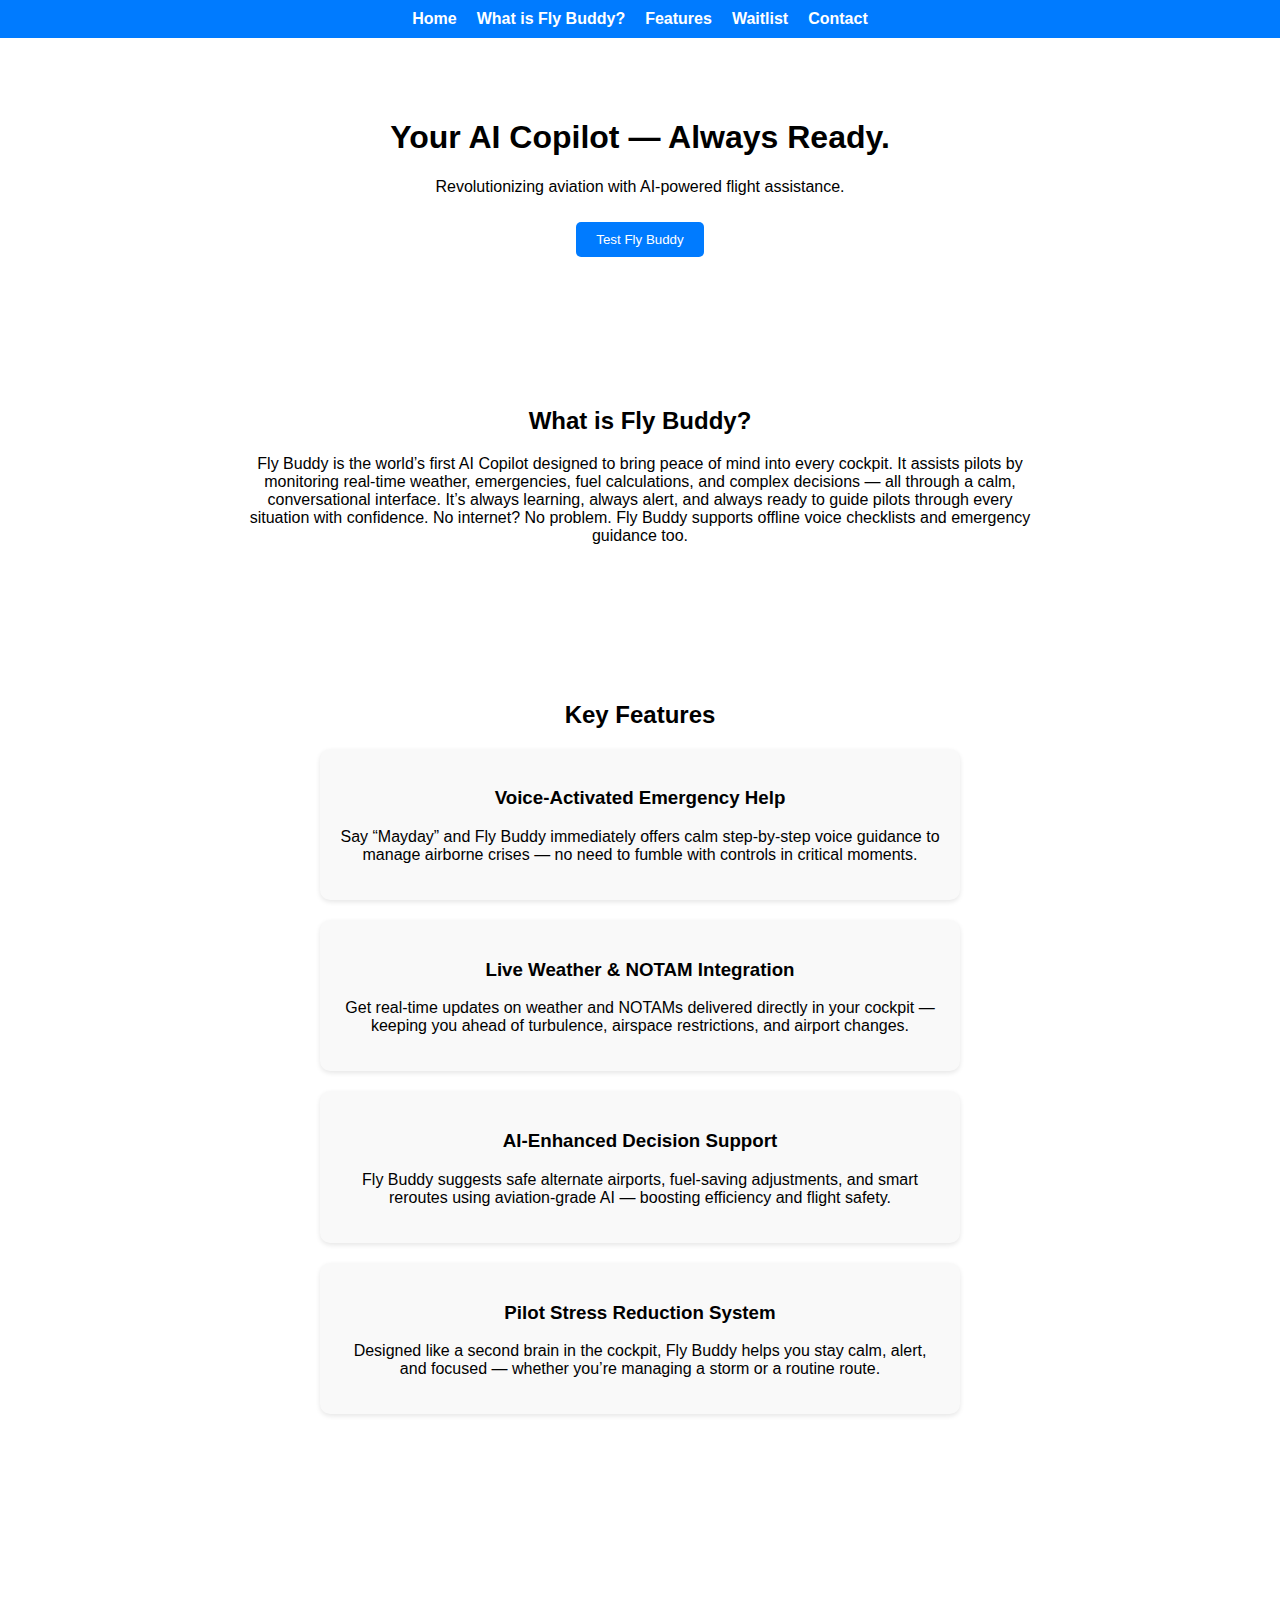
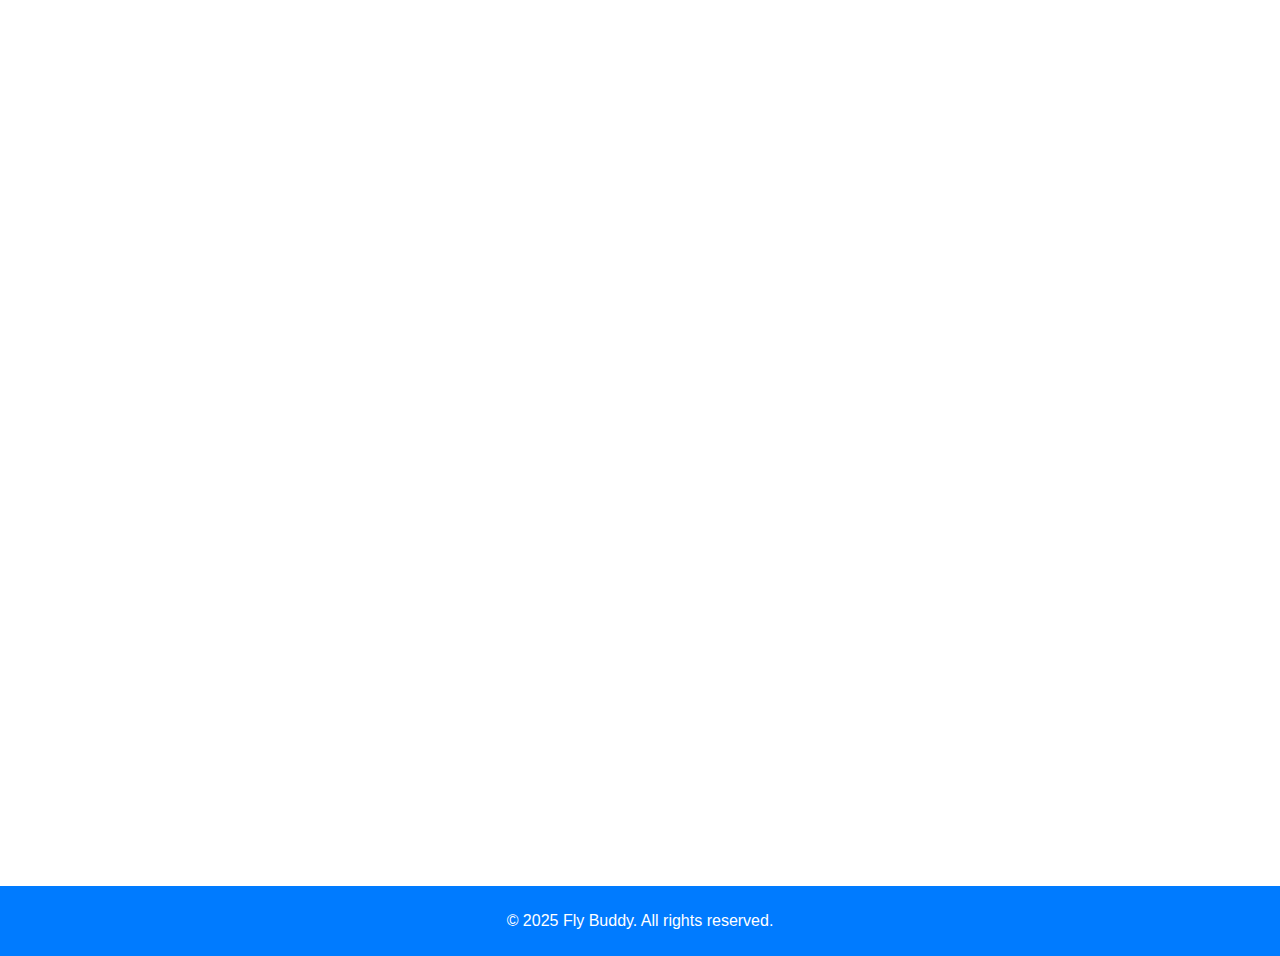
<file: index.html>
<!DOCTYPE html>
<html lang="en">
<head>
  <meta charset="UTF-8" />
  <meta name="viewport" content="width=device-width, initial-scale=1.0" />
  <title>Fly Buddy</title>
  <link rel="stylesheet" href="styles.css" />
</head>
<body>
  <nav>
    <ul>
      <li><a href="#home">Home</a></li>
      <li><a href="#about">What is Fly Buddy?</a></li>
      <li><a href="#features">Features</a></li>
      <li><a href="#waitlist">Waitlist</a></li>
      <li><a href="#contact">Contact</a></li>
    </ul>
  </nav>

  <section id="home" class="fade-section visible">
    <h1>Your AI Copilot — Always Ready.</h1>
    <p>Revolutionizing aviation with AI-powered flight assistance.</p>
    <button id="chatToggle">Test Fly Buddy</button>

    <div class="chat-box" id="chatBox">
      <p><strong>Fly Buddy AI:</strong> How can I help you today?</p>
      <div class="prompt-buttons">
        <button onclick="chatResponse('How do I plan a flight route?')">How do I plan a flight route?</button>
        <button onclick="chatResponse('What if I lose radio contact?')">What if I lose radio contact?</button>
        <button onclick="chatResponse('How do I calculate fuel?')">How do I calculate fuel?</button>
        <button onclick="chatResponse('How do I handle a bird strike?')">How do I handle a bird strike?</button>
      </div>
      <input type="text" placeholder="Type your message..." />
      <div id="chatReply"></div>
    </div>
  </section>

  <section id="about" class="fade-section">
    <h2>What is Fly Buddy?</h2>
    <p>Fly Buddy is the world’s first AI Copilot designed to bring peace of mind into every cockpit. It assists pilots by monitoring real-time weather, emergencies, fuel calculations, and complex decisions — all through a calm, conversational interface. It’s always learning, always alert, and always ready to guide pilots through every situation with confidence. No internet? No problem. Fly Buddy supports offline voice checklists and emergency guidance too.</p>
  </section>

  <section id="features" class="fade-section">
    <h2>Key Features</h2>
    <div class="feature-box">
      <h3>Voice-Activated Emergency Help</h3>
      <p>Say “Mayday” and Fly Buddy immediately offers calm step-by-step voice guidance to manage airborne crises — no need to fumble with controls in critical moments.</p>
    </div>
    <div class="feature-box">
      <h3>Live Weather & NOTAM Integration</h3>
      <p>Get real-time updates on weather and NOTAMs delivered directly in your cockpit — keeping you ahead of turbulence, airspace restrictions, and airport changes.</p>
    </div>
    <div class="feature-box">
      <h3>AI-Enhanced Decision Support</h3>
      <p>Fly Buddy suggests safe alternate airports, fuel-saving adjustments, and smart reroutes using aviation-grade AI — boosting efficiency and flight safety.</p>
    </div>
    <div class="feature-box">
      <h3>Pilot Stress Reduction System</h3>
      <p>Designed like a second brain in the cockpit, Fly Buddy helps you stay calm, alert, and focused — whether you’re managing a storm or a routine route.</p>
    </div>
  </section>

  <section id="waitlist" class="fade-section">
    <h2>Join the Waitlist</h2>
    <p>Be part of the aviation revolution. Limited beta spots available.</p>
    <input type="email" placeholder="Enter your email" />
    <button onclick="showThankYou()">Join Now</button>
    <p id="thankYouMsg" class="hidden">Thank you for joining the future of aviation!</p>
  </section>

  <section id="contact" class="fade-section" style="margin-bottom: 80px;">
    <h2>Contact</h2>
    <p>Email: flybuddyai@gmail.com</p>
    <p>Instagram: @flybuddyai</p>
  </section>

  <section class="fade-section">
    <h3>Support the Mission</h3>
    <p>Your donations help us bring Fly Buddy to every cockpit in the world. Every dollar contributes to safety, training, and access for pilots everywhere.</p>
    <a href="#" class="donate-button">Donate Now</a>
  </section>

  <footer>
    <p>© 2025 Fly Buddy. All rights reserved.</p>
  </footer>

  <script src="script.js"></script>
</body>
</html>
</file>
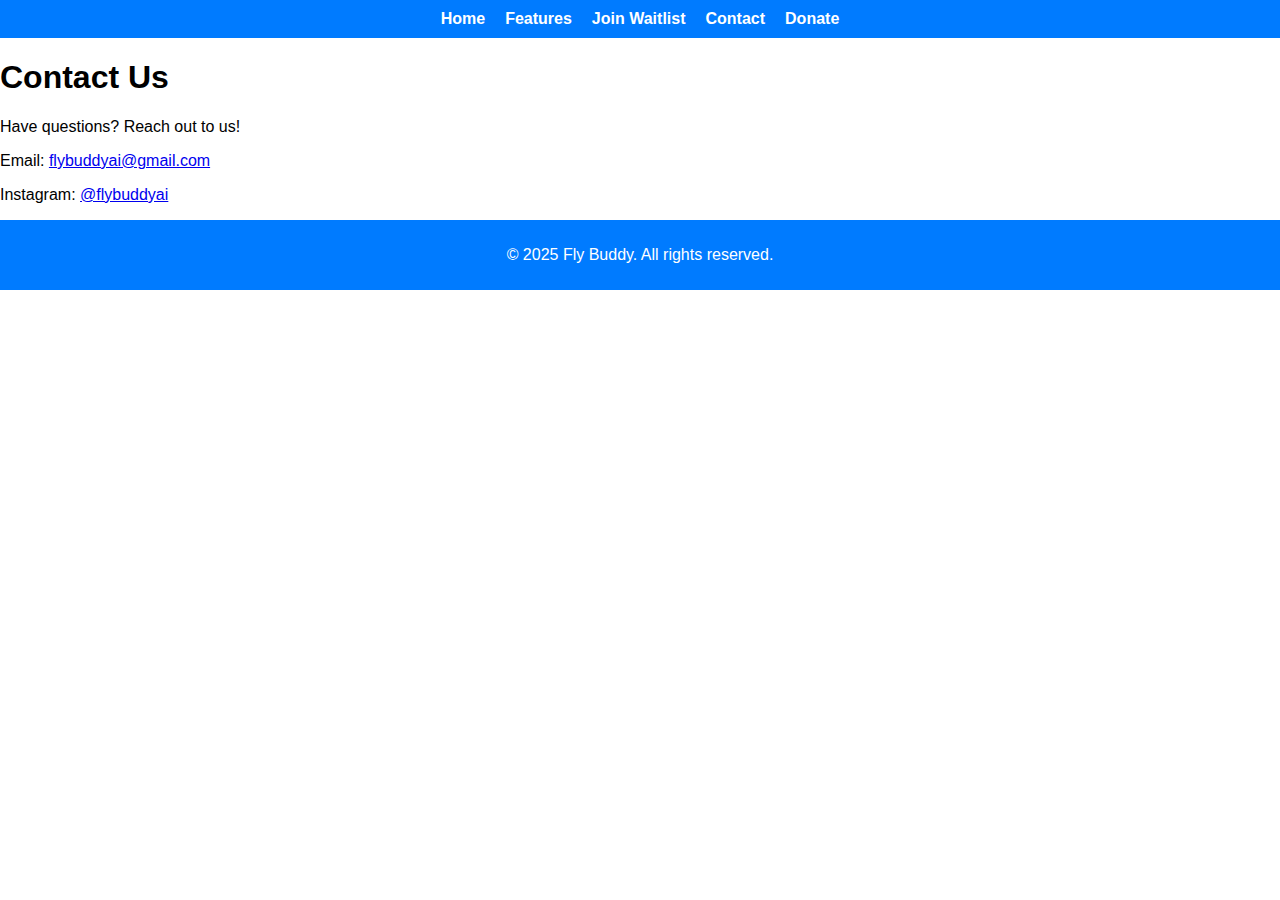
<file: contact.html>
<!DOCTYPE html>
<html lang="en">
<head>
  <meta charset="UTF-8" />
  <meta name="viewport" content="width=device-width, initial-scale=1.0" />
  <title>Contact - Fly Buddy</title>
  <link rel="stylesheet" href="style.css" />
</head>
<body>
  <nav>
    <ul class="nav-bar">
      <li><a href="index.html">Home</a></li>
      <li><a href="features.html">Features</a></li>
      <li><a href="waitlist.html">Join Waitlist</a></li>
      <li><a href="contact.html">Contact</a></li>
      <li><a href="donate.html">Donate</a></li>
    </ul>
  </nav>

  <main class="center-content">
    <h1>Contact Us</h1>
    <p>Have questions? Reach out to us!</p>
    <p>Email: <a href="mailto:flybuddyai@gmail.com">flybuddyai@gmail.com</a></p>
    <p>Instagram: <a href="https://instagram.com/flybuddyai" target="_blank">@flybuddyai</a></p>
  </main>

  <footer>
    <p>© 2025 Fly Buddy. All rights reserved.</p>
  </footer>
</body>
</html>
</file>
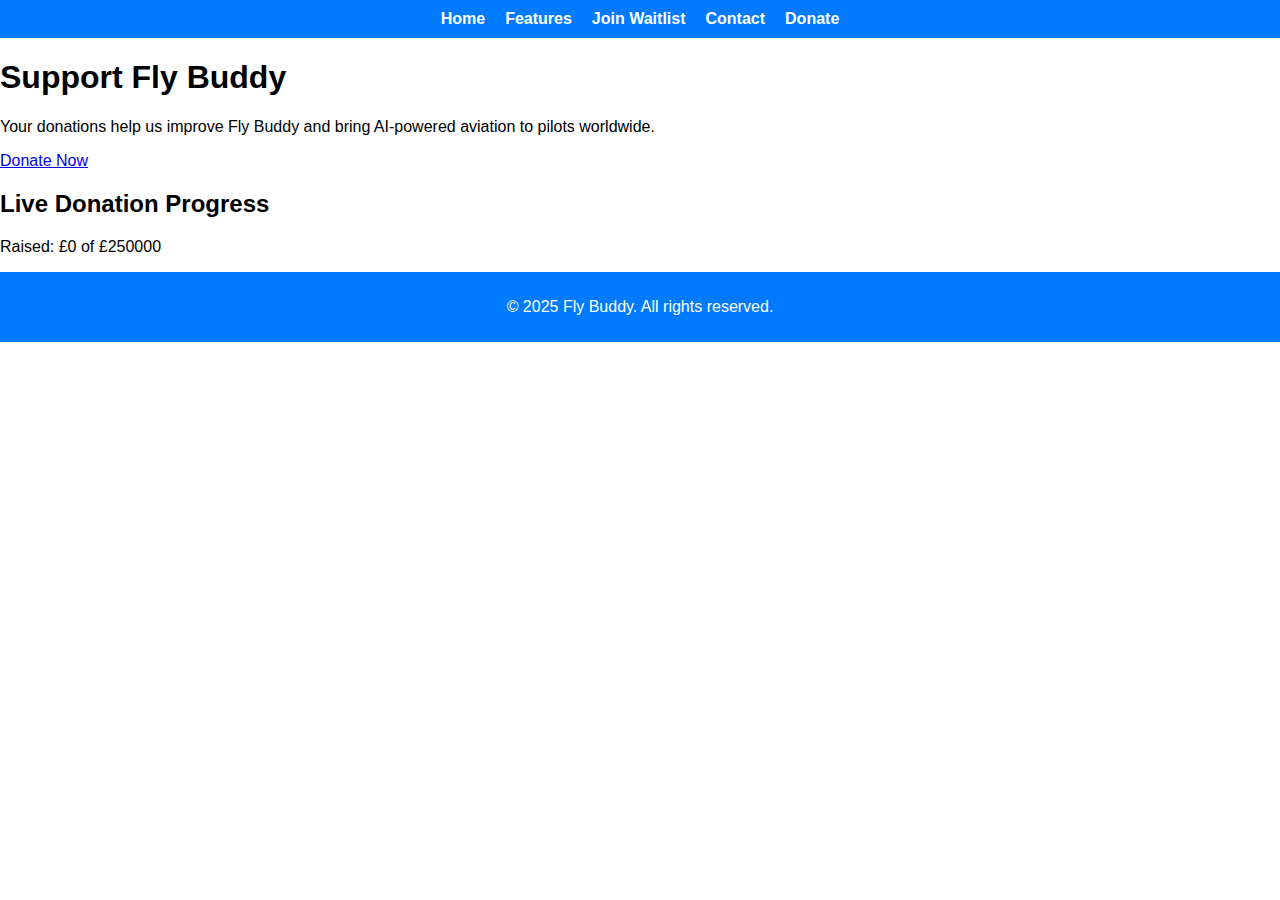
<file: donate.html>
<!DOCTYPE html>
<html lang="en">
<head>
    <meta charset="UTF-8">
    <meta name="viewport" content="width=device-width, initial-scale=1.0">
    <title>Support Fly Buddy</title>
    <link rel="stylesheet" href="style.css">
    <script defer src="script.js"></script>
</head>
<body>
    <nav>
        <ul>
            <li><a href="index.html">Home</a></li>
            <li><a href="features.html">Features</a></li>
            <li><a href="waitlist.html">Join Waitlist</a></li>
            <li><a href="contact.html">Contact</a></li>
            <li><a href="donate.html">Donate</a></li>
        </ul>
    </nav>
    
    <h1 class="glowing-text">Support Fly Buddy</h1>
    <p>Your donations help us improve Fly Buddy and bring AI-powered aviation to pilots worldwide.</p>
    
    <a href="https://buy.stripe.com/9AQdRz88wb8m05a8ww" class="btn">Donate Now</a>
    
    <div class="donation-container">
        <h2>Live Donation Progress</h2>
        <div class="progress-bar">
            <div class="progress" id="progress"></div>
        </div>
        <p id="donation-text">Raised: £<span id="donation-amount">0</span> of £250000</p>
    </div>
    
    <footer>
        <p>&copy; 2025 Fly Buddy. All rights reserved.</p>
    </footer>
</body>
</html>
</file>
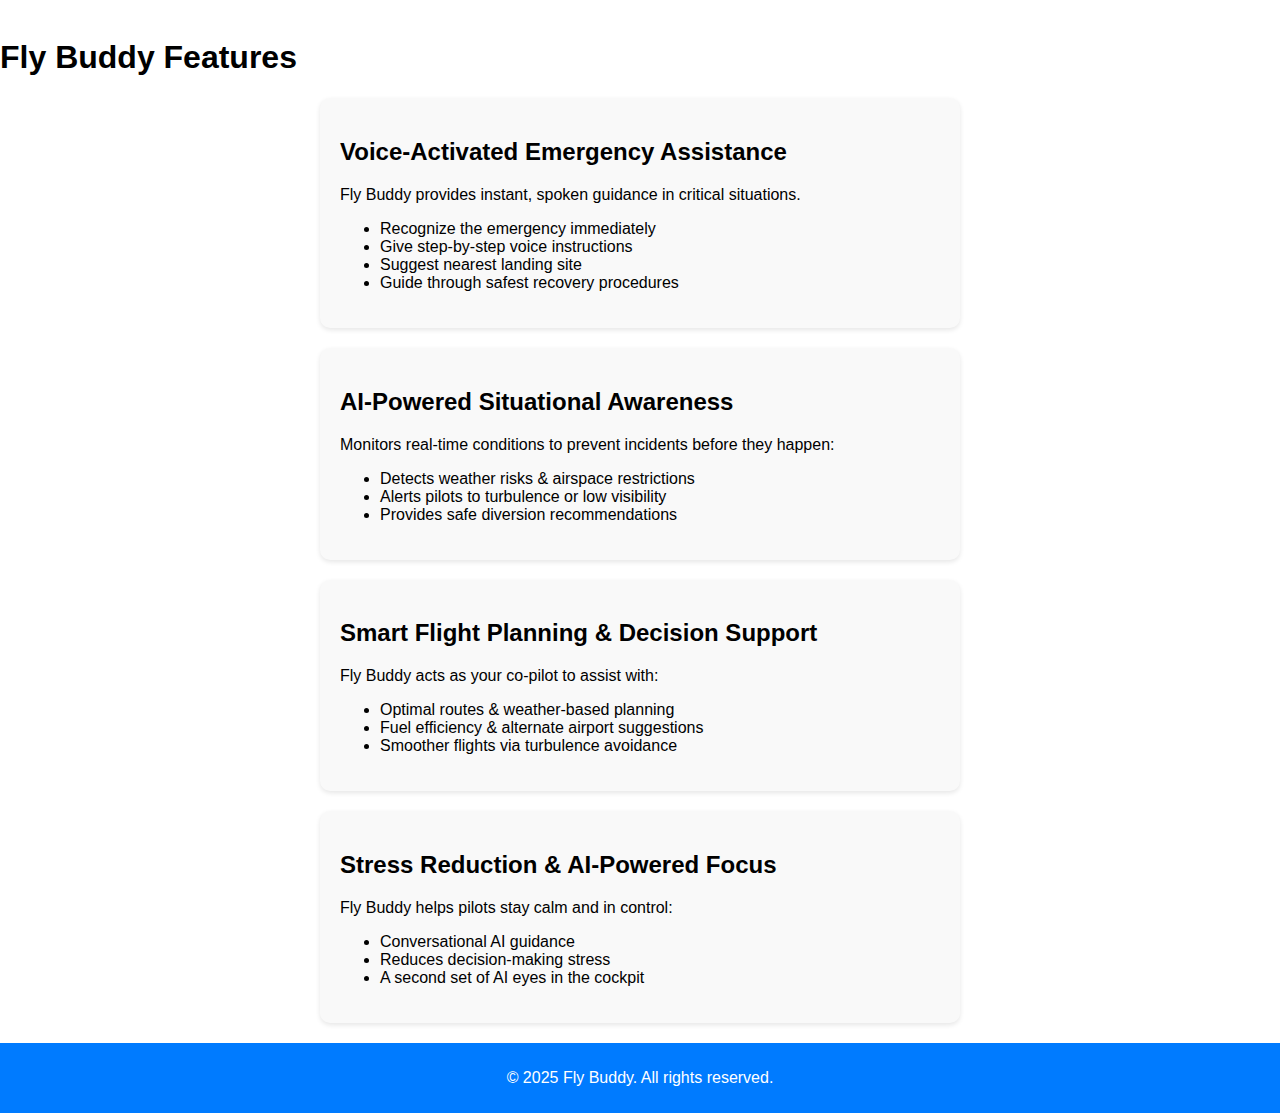
<file: features.html>
<!DOCTYPE html>
<html lang="en">
<head>
  <meta charset="UTF-8" />
  <meta name="viewport" content="width=device-width, initial-scale=1.0"/>
  <title>Fly Buddy Features</title>
  <link rel="stylesheet" href="style.css" />
</head>
<body>
  <nav class="navbar">
    <a href="index.html">Home</a>
    <a href="features.html">Features</a>
    <a href="waitlist.html">Join Waitlist</a>
    <a href="contact.html">Contact</a>
    <a href="donate.html">Donate</a>
  </nav>

  <h1 class="glow">Fly Buddy Features</h1>

  <div class="features-container">
    <div class="feature-box">
      <h2>Voice-Activated Emergency Assistance</h2>
      <p>Fly Buddy provides instant, spoken guidance in critical situations.</p>
      <ul>
        <li>Recognize the emergency immediately</li>
        <li>Give step-by-step voice instructions</li>
        <li>Suggest nearest landing site</li>
        <li>Guide through safest recovery procedures</li>
      </ul>
    </div>

    <div class="feature-box">
      <h2>AI-Powered Situational Awareness</h2>
      <p>Monitors real-time conditions to prevent incidents before they happen:</p>
      <ul>
        <li>Detects weather risks & airspace restrictions</li>
        <li>Alerts pilots to turbulence or low visibility</li>
        <li>Provides safe diversion recommendations</li>
      </ul>
    </div>

    <div class="feature-box">
      <h2>Smart Flight Planning & Decision Support</h2>
      <p>Fly Buddy acts as your co-pilot to assist with:</p>
      <ul>
        <li>Optimal routes & weather-based planning</li>
        <li>Fuel efficiency & alternate airport suggestions</li>
        <li>Smoother flights via turbulence avoidance</li>
      </ul>
    </div>

    <div class="feature-box">
      <h2>Stress Reduction & AI-Powered Focus</h2>
      <p>Fly Buddy helps pilots stay calm and in control:</p>
      <ul>
        <li>Conversational AI guidance</li>
        <li>Reduces decision-making stress</li>
        <li>A second set of AI eyes in the cockpit</li>
      </ul>
    </div>
  </div>

  <footer>
    <p>© 2025 Fly Buddy. All rights reserved.</p>
  </footer>
</body>
</html>
</file>
<file: styles.css>
body {
  font-family: Arial, sans-serif;
  margin: 0;
  padding: 0;
  scroll-behavior: smooth;
}

nav ul {
  list-style: none;
  background: #007bff;
  padding: 10px;
  display: flex;
  justify-content: center;
  gap: 20px;
  margin: 0;
}

nav a {
  color: white;
  text-decoration: none;
  font-weight: bold;
}

section {
  padding: 60px 20px;
  text-align: center;
  max-width: 800px;
  margin: auto;
}

button {
  background: #007bff;
  color: white;
  border: none;
  padding: 10px 20px;
  border-radius: 5px;
  margin: 10px;
  cursor: pointer;
}

/* --- Updated Chat Box Styles --- */
.chat-box {
  background: #f8f9fa;
  padding: 20px;
  border-radius: 15px;
  box-shadow: 0 8px 20px rgba(0, 0, 0, 0.15);
  max-width: 650px;
  margin: 30px auto 0 auto;
  display: none;
  transition: all 0.3s ease;
}

.chat-box p,
#chatReply {
  text-align: left;
  margin: 10px 0;
  font-size: 15px;
  color: #333;
}

.prompt-buttons {
  display: flex;
  flex-wrap: wrap;
  justify-content: center;
  gap: 10px;
  margin: 10px 0;
}

.prompt-buttons button {
  background-color: #007bff;
  color: white;
  border: none;
  padding: 8px 14px;
  border-radius: 20px;
  cursor: pointer;
  font-size: 14px;
  transition: background 0.3s;
}

.prompt-buttons button:hover {
  background-color: #0056b3;
}

.chat-box input[type="text"] {
  width: 100%;
  padding: 10px;
  border-radius: 8px;
  border: 1px solid #ccc;
  margin-top: 12px;
}

.feature-box {
  background: #f9f9f9;
  margin: 20px auto;
  padding: 20px;
  border-radius: 10px;
  box-shadow: 0 2px 5px rgba(0, 0, 0, 0.1);
  max-width: 600px;
}

footer {
  background: #007bff;
  color: white;
  padding: 10px;
  text-align: center;
}

.hidden {
  display: none;
}

.donate-button {
  background: #007bff;
  color: white;
  padding: 10px 20px;
  text-decoration: none;
  border-radius: 5px;
  display: inline-block;
  margin-top: 10px;
}

.fade-section {
  opacity: 0;
  transform: translateY(40px);
  transition: opacity 0.6s ease-out, transform 0.6s ease-out;
}

.fade-section.visible {
  opacity: 1;
  transform: translateY(0);
}

/* Move contact up to add space before donation */
#contact {
  margin-top: 100px;
}
</file>
<file: style.css>
body {
  font-family: Arial, sans-serif;
  margin: 0;
  padding: 0;
  scroll-behavior: smooth;
}
nav ul {
  list-style: none;
  background: #007bff;
  padding: 10px;
  display: flex;
  justify-content: center;
  gap: 20px;
  margin: 0;
}
nav a {
  color: white;
  text-decoration: none;
  font-weight: bold;
}
section {
  padding: 60px 20px;
  text-align: center;
  max-width: 800px;
  margin: auto;
}
button {
  background: #007bff;
  color: white;
  border: none;
  padding: 10px 20px;
  border-radius: 5px;
  margin: 10px;
  cursor: pointer;
}
.chat-box {
  background: #f0f0f0;
  padding: 15px;
  margin-top: 20px;
  border-radius: 10px;
  max-width: 600px;
  margin-left: auto;
  margin-right: auto;
  display: none;
}
.prompt-buttons button {
  margin: 5px;
}
.feature-box {
  background: #f9f9f9;
  margin: 20px auto;
  padding: 20px;
  border-radius: 10px;
  box-shadow: 0 2px 5px rgba(0, 0, 0, 0.1);
  max-width: 600px;
}
footer {
  background: #007bff;
  color: white;
  padding: 10px;
  text-align: center;
}
.hidden {
  display: none;
}
.donate-button {
  background: #007bff;
  color: white;
  padding: 10px 20px;
  text-decoration: none;
  border-radius: 5px;
  display: inline-block;
  margin-top: 10px;
}
.fade-section {
  opacity: 0;
  transform: translateY(40px);
  transition: opacity 0.6s ease-out, transform 0.6s ease-out;
}
.fade-section.visible {
  opacity: 1;
  transform: translateY(0);
}
</file>
